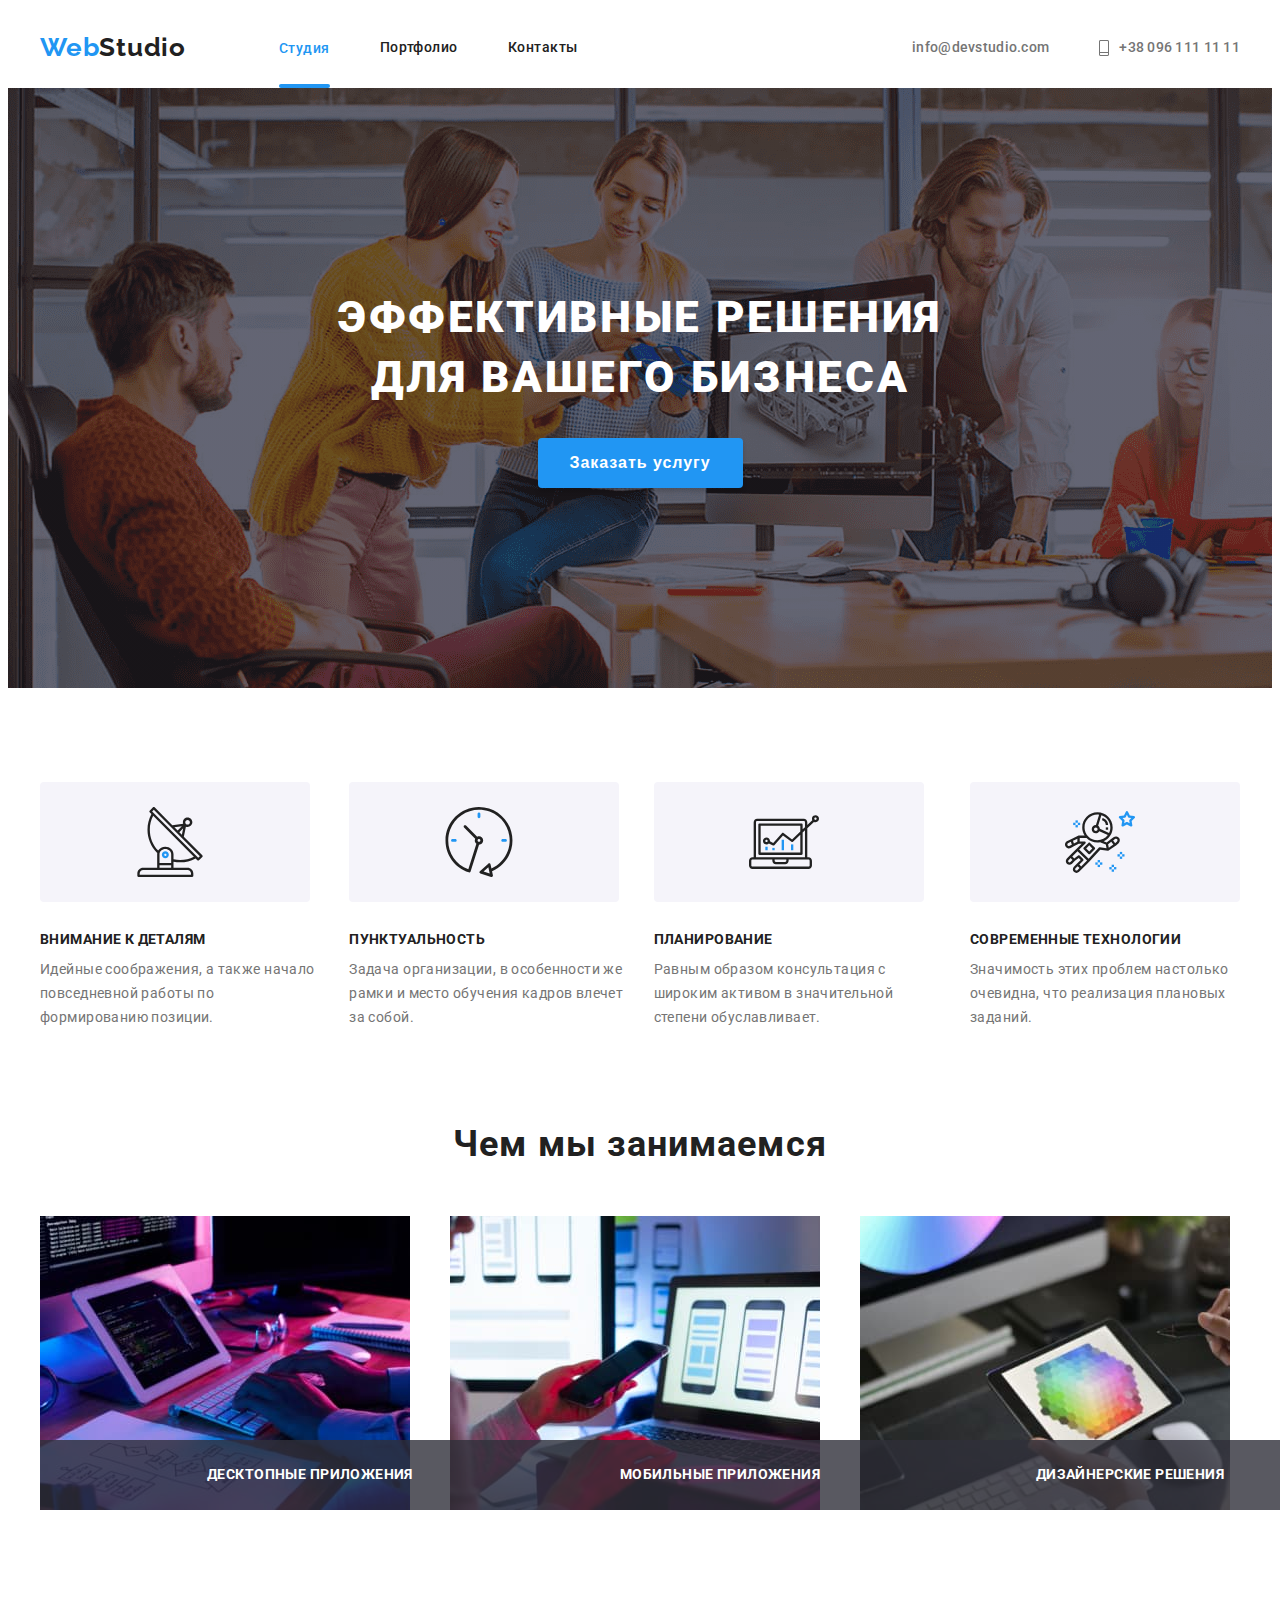
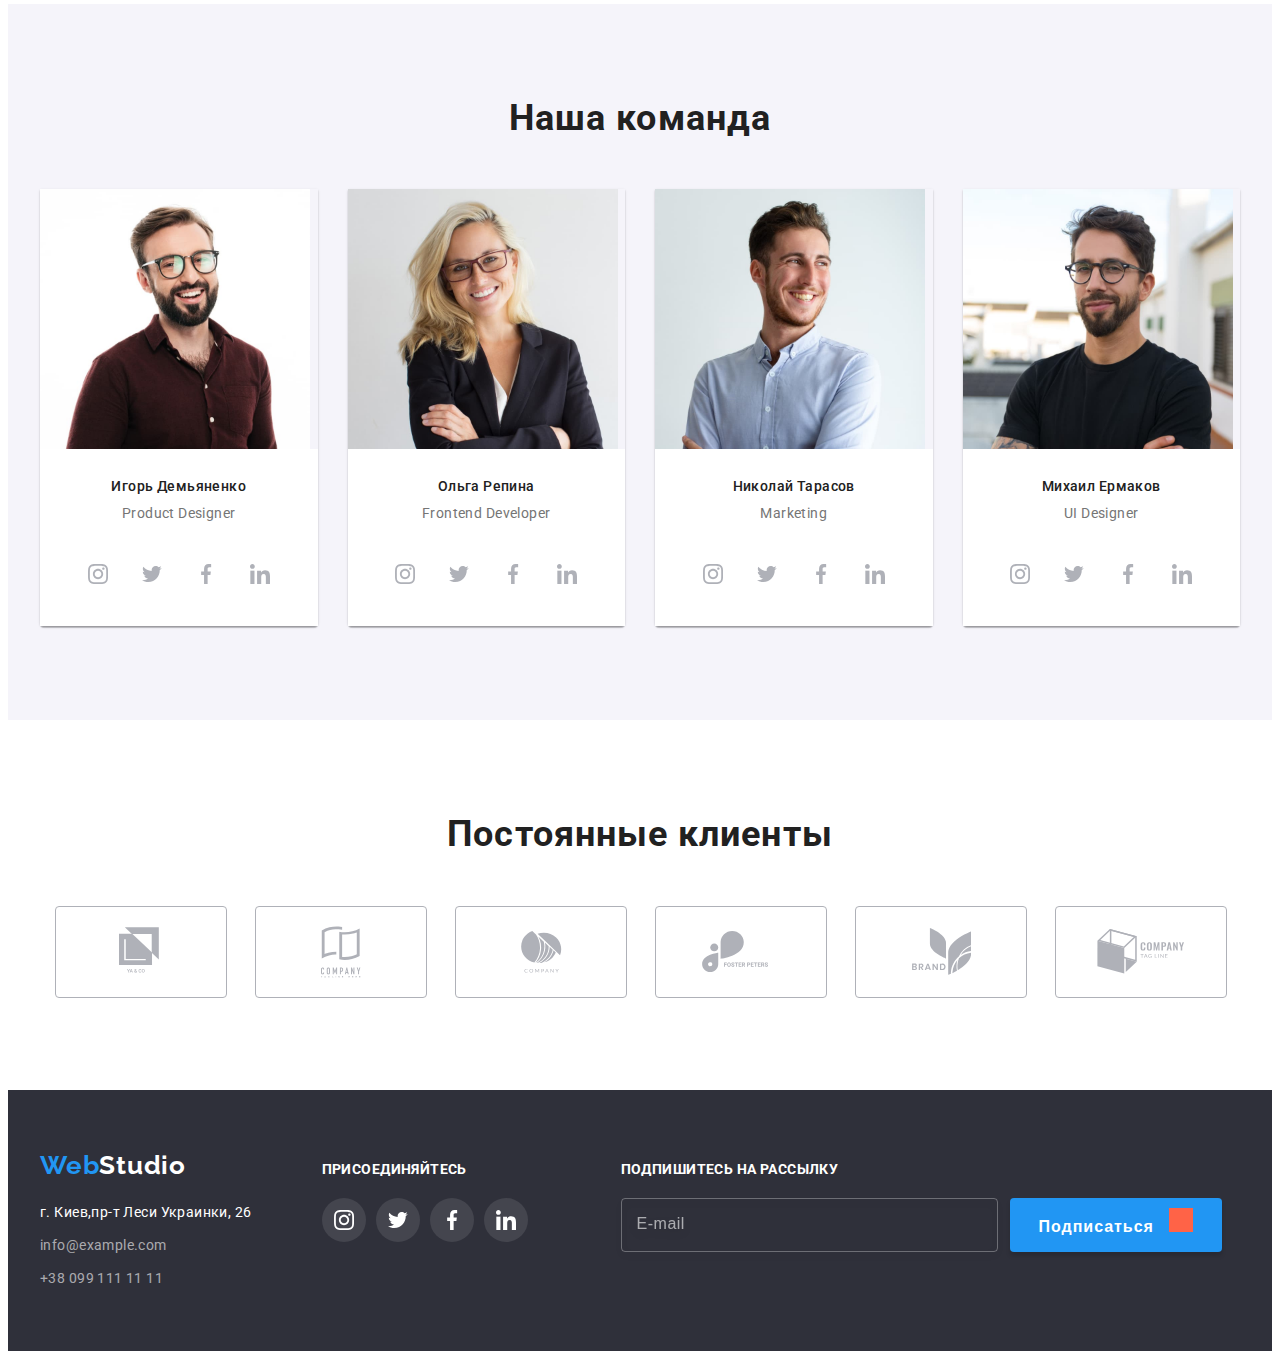
<file: index.html>
<!DOCTYPE html>
<html lang="ru">
<head>
    <meta charset="UTF-8">
    <meta name="viewport" content="width=device-width, initial-scale=1.0">
    <title>goit-markup-hw-06</title>
    <link rel="stylesheet" href="https://cdnjs.cloudflare.com/ajax/libs/modern-normalize/1.0.0/modern-normalize.min.css" integrity="sha512-ISS7cAi1PEhQ8jnbJpJZMd29NlhNj4AWYyLOSp2CE/CsHxTCu+r+t0D2yoJudVrd0/8fTVPUVDzY5Tvli75u/g==" crossorigin="anonymous" />
    <link rel="preconnect" href="https://fonts.gstatic.com">
    <link rel="preconnect" href="https://fonts.gstatic.com">
    <link href="https://fonts.googleapis.com/css2?family=Raleway:wght@700&family=Roboto:wght@400;500;700;900&display=swap" rel="stylesheet">
    <link rel="stylesheet" href="CSS/style.css">
</head>

<body>
    <header>
        <div class="container main-nav">
        <nav class="navigation">
            
            <a href="./index.html" class="link studio"><span class="web">Web</span>Studio</a>

            <ul class="site-nav">
                <li class="item"><a href="./index.html" class="active">Студия</a></li>
                <li class="item"><a href="./portfolio.html" class="nav"> Портфолио</a></li>
                <li class="item"><a href="" class="nav"> Контакты</a></li>
            </ul>

        </nav>

        <ul class="auth-nav">
            <li class="item">
                <a href="mailto:info@devstudio.com" class="info">
                <svg class="icon" width="16" height="12">
                    <use href="./Images/SVG-img/sprite.svg#icon-envelope"></use>
                    </svg>
                    info@devstudio.com
            </a>
        </li>
            <li class="item">
                <a href="tel:+380991111111" class="info">
                    <svg class="icon" width="10" height="16">
                        <use href="./Images/SVG-img/sprite.svg#icon-tel"></use>
                    </svg>
                        +38 096 111 11 11
                    </a>
                </li>
        </ul>
    </div>
    </header>

    <main>
                                                    <!-- HERO -->
    <section class="hero">
        <div class="container">

        <h1 class="title">Эффективные решения<br> для вашего бизнеса</h1>

        <button data-modal-open type="button" class="button">Заказать услугу</button>
       
        <div data-modal class="backdrop is-hidden">
          <div class="modal">

                <button data-modal-close type="button" class="button-close">
                    <svg class="icon-close" width="11" height="11">
                        <use href="./Images/SVG-img/sprite.svg#icon-close-modal"></use>
                    </svg>
                </button>

                <form autocomplete="off">
                    <b class="form-title">Оставьте свои данные, мы вам перезвоним</b>
                    <div class="form-fields">
                        <label for="user-name">Имя</label>
                        <input  class="form-input" type="text" name="user-name" id="user-name" required minlength="2">
                        <svg class="icon-form-modal" width="18" height="18">
                            <use href="./Images/SVG-img/sprite.svg#icon-person-black"></use>
                        </svg>
                    </div>

                    <div class="form-fields">
                        <label for="tel">Телефон</label>
                        <input class="form-input" type="tel" name="user-telephone" id="tel" required>
                        <svg class="icon-form-modal" width="18" height="18">
                            <use href="./Images/SVG-img/sprite.svg#icon-telephone-form"></use>
                        </svg>
                    </div>

                    <div class="form-fields">
                        <label for="email">Почта</label>
                        <input class="form-input" type="email" name="user-email" id="email">
                        <svg class="icon-form-modal" width="18" height="18">
                            <use href="./Images/SVG-img/sprite.svg#icon-mail-form"></use>
                        </svg>
                    </div>
                    
                    <div class="form-fields">
                        <label for="coment">Комментарий</label>
                        <textarea name="user-messages" id="coment"  placeholder="Введите текст"></textarea>
                    </div>

                    <div class="form-policy">
                        <input class="modal-form-term visually-hidden" type="checkbox" name="user-accept" id="user-term" value="">
                        <label  class="modal-form-check-desc" for="user-term">Соглашаюсь с рассылкой и принимаю&nbsp;<a style="display: block; text-decoration: underline; color:  var(--accent-color);">Условия договора</a>
                        </label> 
                    </div>

                    <button type="submit" class="button">Отправить</button>

                </form>
         </div>
        </div>

        </div>
    </section>

                                                <!-- Список качеств -->
    <section class="section qulity">
        <div class="container">
            <ul class="feature-list">
            <li class="item">
                <div class="thumb">
                <svg class="icon" width="70" height="70">
                    <use href="./Images/SVG-img/sprite.svg#icon-antenna"></use>
                </svg>
            </div>
                <h3 class="title">Внимание к деталям</h3>
                <p class="text">Идейные соображения, а также начало повседневной работы по формированию позиции.</p>
        
            </li>
            <li class="item">
                <div class="thumb">
                    <svg class="icon" width="70" height="70">
                        <use href="./Images/SVG-img/sprite.svg#icon-clock"></use>
                    </svg>
                </div>
                <h3 class="title">Пунктуальность</h3>
                <p class="text">Задача организации, в особенности же рамки и место обучения кадров влечет за собой.</p>
            </li>
            <li class="item">
                <div class="thumb">
                    <svg class="icon" width="70" height="70">
                        <use href="./Images/SVG-img/sprite.svg#icon-diagram"></use>
                    </svg>
                </div>
                <h3 class="title">Планирование</h3>
                <p class="text">Равным образом консультация с широким активом в значительной степени обуславливает.</p>
            </li>
            <li class="item">
                <div class="thumb">
                    <svg class="icon" width="70" height="70">
                        <use href="./Images/SVG-img/sprite.svg#icon-astronaut"></use>
                    </svg>
                </div>
                <h3 class="title">Современные технологии</h3>
                <p class="text">Значимость этих проблем настолько очевидна, что реализация плановых заданий.</p>
             </li>
             
        </ul>
    </div>
    </section>

                                            <!-- Чем мы занимаемся -->

<section class="section">

    <div class="container">
        <h2 class="suptitle">Чем мы занимаемся</h2>
        <ul class="suptitle-list">
            <li class="item">
                <div class="thumb-work">
                    <img src="./Images/desktop.jpg" alt="desktop" width="370" height="294">
                    <h3 class="title">Десктопные приложения</h3>
                </div>
            </li>
            <li class="item">
                <div class="thumb-work">
                    <img src="./Images/telephone.jpg" alt="telephone" width="370" height="294">
                    <h3 class="title">Мобильные приложения</h3>
                </div>
            </li>
            <li class="item">
                <div class="thumb-work">
                    <img src="./Images/laptop.jpg" alt="laptop" width="370" height="294">
                    <h3 class="title">Дизайнерские решения</h3>
                </div>                
            </li>
        </ul>
    </div>
</section>

                                                <!-- Наша команда -->
    <section  class="team">
<div class="container">
    <h2 class="suptitle">Наша команда</h2>
    <ul class="team-list">
        <li class="item width-team">
            <img src="./Images/igor.jpg" alt="Игорь Демьяненко" width="270" height=260>
        <div class="container-team">
            <h3 class="title">Игорь Демьяненко</h3>
            <p lang="en" class="text">Product Designer</p>
            <ul class="team-social__list">
                <li class="team-social__items">
                    <a href="" class="team-social__link">
                        <svg class="team-social__icon" width="20" height="20">
                            <use href="./Images/SVG-img/sprite.svg#icon-instagram"></use>
                        </svg>
                    </a>
                </li>
                <li class="team-social__items">
                    <a href="" class="team-social__link">
                        <svg class="team-social__icon" width="20" height="20">
                            <use  href="./Images/SVG-img/sprite.svg#icon-twiter"></use>
                        </svg>
                    </a>
                </li>
                <li class="team-social__items">
                    <a href="" class="team-social__link">
                        <svg class="team-social__icon" width="20" height="20">
                            <use  href="./Images/SVG-img/sprite.svg#icon-facebook"></use>
                        </svg>
                    </a>
                </li>
                <li class="team-social__items">
                    <a href="" class="team-social__link">
                        <svg class="team-social__icon" width="20" height="20">
                            <use  href="./Images/SVG-img/sprite.svg#icon-linkedin"></use>
                        </svg>
                    </a>
                </li>
            </ul>
        </div>
        </li>
        <li class="item width-team">
            <img src="./Images/olga.jpg" alt="Ольга Репина" width="270" height=260>
        <div class="container-team">
            <h3 class="title">Ольга Репина</h3>
            <p lang="en" class="text">Frontend Developer</p>
            <ul class="team-social__list">
                <li class="team-social__items">
                    <a href="" class="team-social__link">
                        <svg class="team-social__icon" width="20" height="20">
                            <use href="./Images/SVG-img/sprite.svg#icon-instagram"></use>
                        </svg>
                    </a>
                </li>
                <li class="team-social__items">
                    <a href="" class="team-social__link">
                        <svg class="team-social__icon" width="20" height="20">
                            <use href="./Images/SVG-img/sprite.svg#icon-twiter"></use>
                        </svg>
                    </a>
                </li>
                <li class="team-social__items">
                    <a href="" class="team-social__link">
                        <svg class="team-social__icon" width="20" height="20">
                            <use href="./Images/SVG-img/sprite.svg#icon-facebook"></use>
                        </svg>
                    </a>
                </li>
                <li class="team-social__items">
                    <a href="" class="team-social__link">
                        <svg class="team-social__icon" width="20" height="20">
                            <use href="./Images/SVG-img/sprite.svg#icon-linkedin"></use>
                        </svg>
                    </a>
                </li>
            </ul>
        </div>
        </li>
        <li class="item width-team">
            <img src="./Images/nikolay.jpg" alt="Николай Тарасов" width="270" height=260>
        <div class="container-team">
            <h3 class="title">Николай Тарасов</h3>
            <p lang="en" class="text">Marketing</p>
            <ul class="team-social__list">
                <li class="team-social__items">
                    <a href="" class="team-social__link">
                        <svg class="team-social__icon" width="20" height="20">
                            <use href="./Images/SVG-img/sprite.svg#icon-instagram"></use>
                        </svg>
                    </a>
                </li>
                <li class="team-social__items">
                    <a href="" class="team-social__link">
                        <svg class="team-social__icon" width="20" height="20">
                            <use href="./Images/SVG-img/sprite.svg#icon-twiter"></use>
                        </svg>
                    </a>
                </li>
                <li class="team-social__items">
                    <a href="" class="team-social__link">
                        <svg class="team-social__icon" width="20" height="20">
                            <use href="./Images/SVG-img/sprite.svg#icon-facebook"></use>
                        </svg>
                    </a>
                </li>
                <li class="team-social__items">
                    <a href="" class="team-social__link">
                        <svg class="team-social__icon" width="20" height="20">
                            <use href="./Images/SVG-img/sprite.svg#icon-linkedin"></use>
                        </svg>
                    </a>
                </li>
            </ul>
        </div>
        </li>
        <li class="item width-team">
            <img src="./Images/mikhail.jpg" alt="Михаил Ермаков" width="270" height=260>
        <div class="container-team">
            <h3 class="title">Михаил Ермаков</h3>
            <p lang="en" class="text">UI Designer</p>
            <ul class="team-social__list">
                <li class="team-social__items">
                    <a href="" class="team-social__link">
                        <svg class="team-social__icon" width="20" height="20">
                            <use href="./Images/SVG-img/sprite.svg#icon-instagram"></use>
                        </svg>
                    </a>
                </li>
                <li class="team-social__items">
                    <a href="" class="team-social__link">
                        <svg class="team-social__icon" width="20" height="20">
                            <use href="./Images/SVG-img/sprite.svg#icon-twiter"></use>
                        </svg>
                    </a>
                </li>
                <li class="team-social__items">
                    <a href="" class="team-social__link">
                        <svg class="team-social__icon" width="20" height="20">
                            <use href="./Images/SVG-img/sprite.svg#icon-facebook"></use>
                        </svg>
                    </a>
                </li>
                <li class="team-social__items">
                    <a href="" class="team-social__link">
                        <svg class="team-social__icon" width="20" height="20">
                            <use href="./Images/SVG-img/sprite.svg#icon-linkedin"></use>
                        </svg>
                    </a>
                </li>
            </ul>
        </div>
        </li>
    </ul>
</div>
    </section>
                                                <!-- Clients -->
   <section class="section-clients">
       <div class="container">
        <h2 class="title">Постоянные клиенты</h2>

        <ul class="clients-list">
            <li class="clients-item clients-thumb">
                <a href="" class="clients-link">
                    <svg class="clients-list-icon" width="44" height="49">
                        <use href="./Images/SVG-img/sprite.svg#icon-yago"></use>
                    </svg>
                </a>
            </li>
            <li class="clients-item clients-thumb">
                <a href="" class="clients-link">
                    <svg class="clients-list-icon" width="40" height="52">
                        <use href="./Images/SVG-img/sprite.svg#icon-company"></use>
                    </svg>
                </a>
            </li>
            <li class="clients-item clients-thumb">
                <a href="" class="clients-link">
                    <svg class="clients-list-icon" width="41" height="42">
                        <use href="./Images/SVG-img/sprite.svg#icon-company2"></use>
                    </svg>
                </a>
            </li>
            <li class="clients-item clients-thumb">
                <a href="" class="clients-link">
                    <svg class="clients-list-icon" width="79" height="42">
                        <use href="./Images/SVG-img/sprite.svg#icon-foster-petrs"></use>
                    </svg>
                </a>
            </li>
            <li class="clients-item clients-thumb">
                <a href="" class="clients-link">
                    <svg class="clients-list-icon" width="59" height="47">
                        <use href="./Images/SVG-img/sprite.svg#icon-brand"></use>
                    </svg>
                </a>
            </li>
            <li class="clients-item clients-thumb">
                <a href="" class="clients-link">
                    <svg class="clients-list-icon" width="88" height="45">
                        <use href="./Images/SVG-img/sprite.svg#icon-tagline"></use>
                    </svg>
                </a>
            </li>
        </ul>
       </div>

   </section>

</main>
                                                <!-- FOOTER -->

<footer class="footer">
    <div class="container contain">
        
        <div class="contain-left">
        <div class="logo">
        <a href="./index.html" class="studio"><span class="web">Web</span>Studio</a>
        </div>

        <address class="add">
            <a href="https://goo.gl/maps/XajfWDtzmyo4P4pL7" target="blanck" rel="noopener nooreferrer" class="addres">г. Киев,пр-т Леси Украинки, 26</a>
            <a href="mailto:info@example.com" class="footer-info">info@example.com</a>
            <a href="tel:+380991111111" class="footer-info">+38 099 111 11 11</a>
        </address>
        </div>

        <div class="contain-right">
            <p class="title">присоединяйтесь</p>
            <ul class="social-list">
            <li class="social-list__item">
                <a href="" class="social-list__link">
                    <svg class="social-list-icon" width="20" height="20">
                        <use href="./Images/SVG-img/sprite.svg#icon-instagram"></use>
                    </svg>
                </a>
            </li>
            <li class="social-list__item">
                <a href="" class="social-list__link">
                    <svg class="social-list-icon" width="20" height="20">
                        <use href="./Images/SVG-img/sprite.svg#icon-twiter"></use>
                    </svg>
                </a>
            </li>
            <li class="social-list__item">
                <a href="" class="social-list__link">
                    <svg class="social-list-icon" width="20" height="20">
                        <use href="./Images/SVG-img/sprite.svg#icon-facebook"></use>
                    </svg>
                </a>
            </li>
            <li class="social-list__item">
                <a href="" class="social-list__link">
                    <svg class="social-list-icon" width="20" height="20">
                        <use href="./Images/SVG-img/sprite.svg#icon-linkedin"></use>
                    </svg>
                </a>
            </li>
            </ul>
        </div>

        <div class="email-input">
            <form class="footer-form">
                <p class="footer-form-title">Подпишитесь на рассылку</p>

            <div class="subscribe-down">
                <input type="text" name="subscribe" id="subscribe" placeholder="E-mail" required>
                <button type="submit" class="footer-button">Подписаться
                    <svg class="footer-icon" width="24" height="24">
                        <use href="./Images/SVG-img/sprite.svg#icon-telegram"></use>
                    </svg>
                </button>
            </div>
            </form>
        </div>
        
    </div>
</footer>
<!-- Открытие/закрытие модального окна -->
<script src="./JS/modal.js"></script>
</body>

</html>
</file>
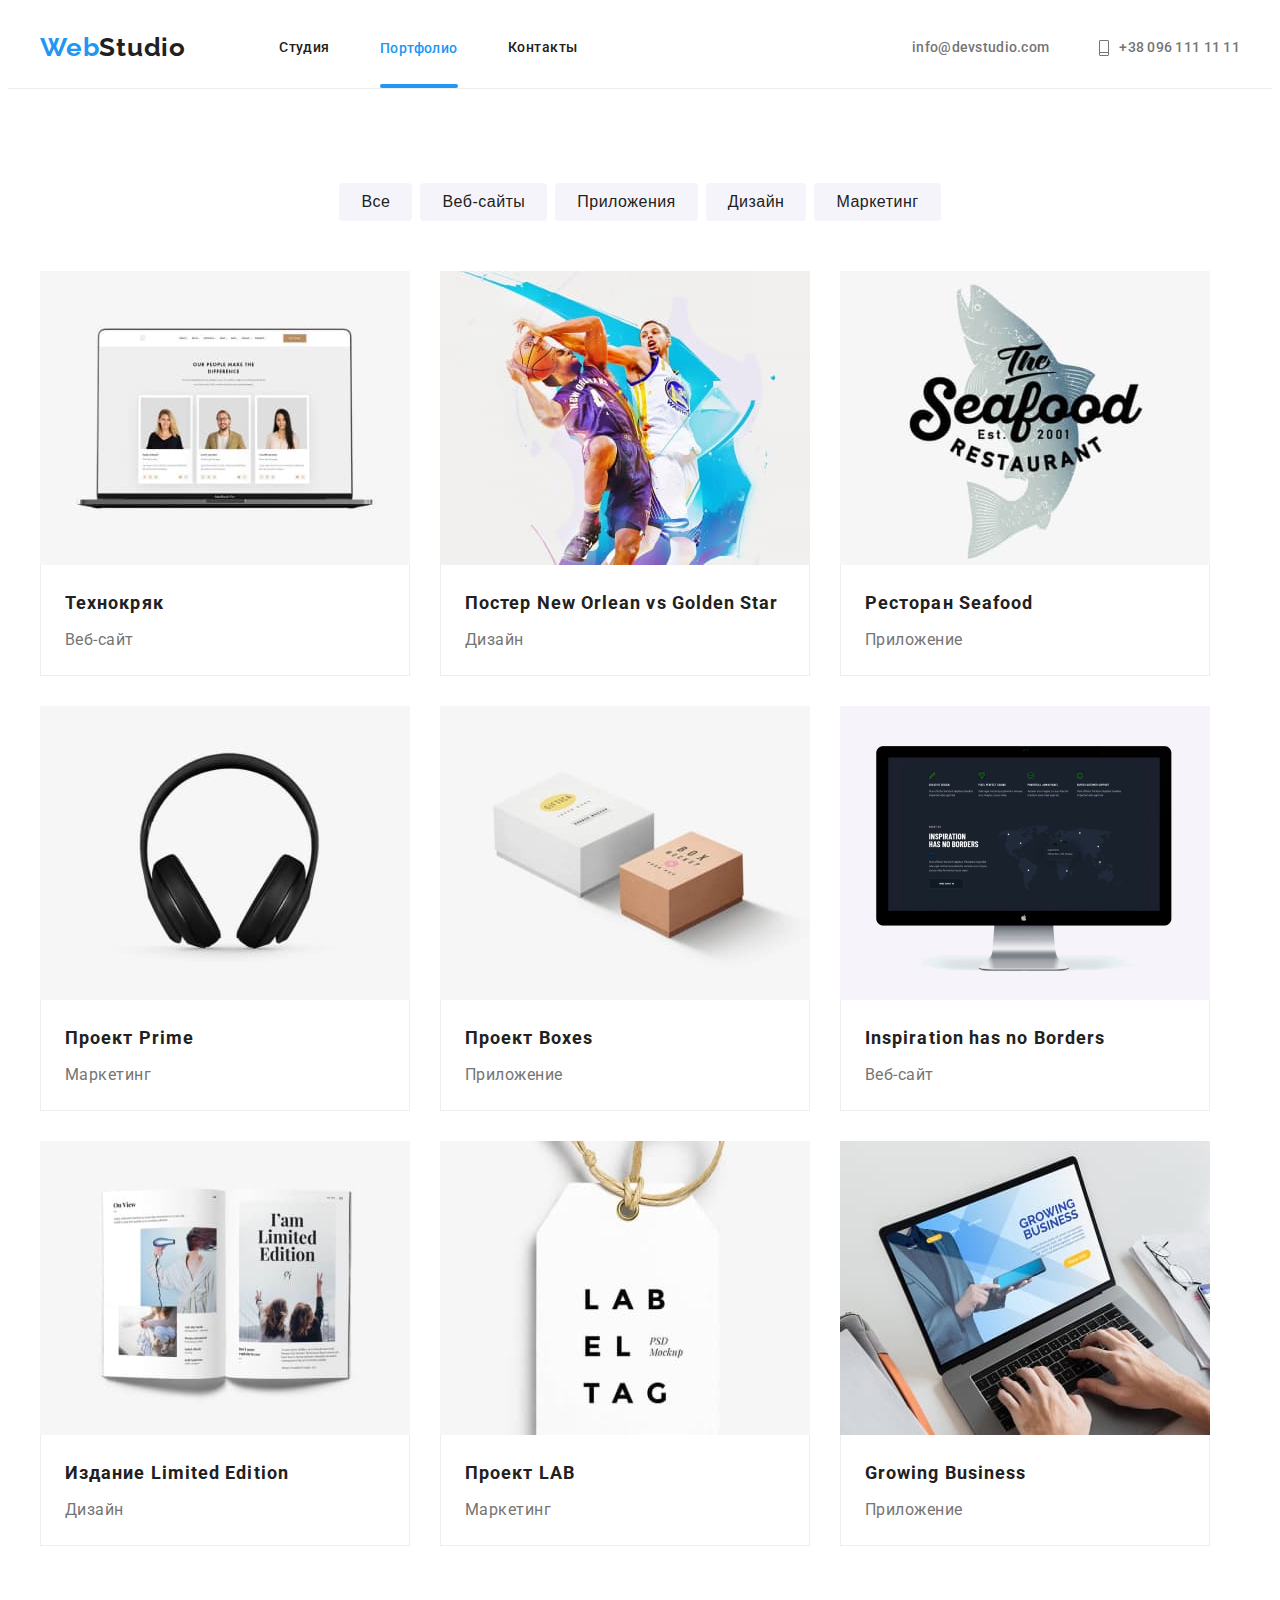
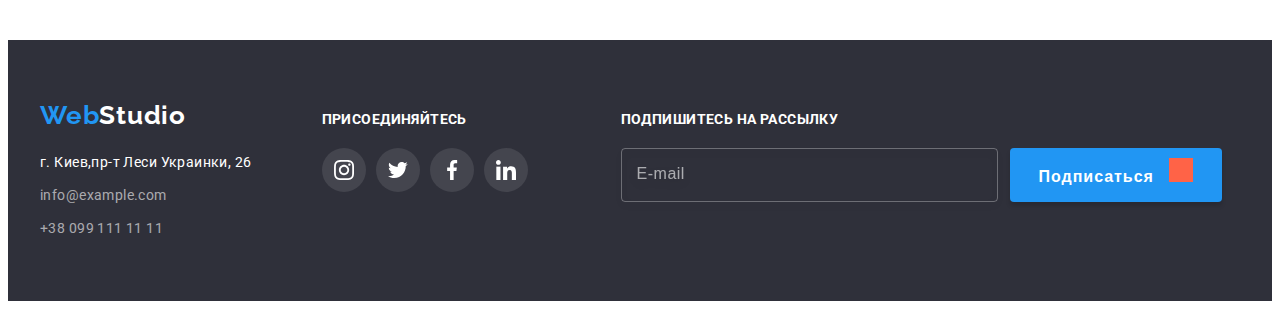
<file: portfolio.html>
<!DOCTYPE html>
<html lang="ru">
<head>
    <meta charset="UTF-8">
    <meta name="viewport" content="width=device-width, initial-scale=1.0">
    <title>goit-markup-hw-06</title>
    <link rel="stylesheet" href="https://cdnjs.cloudflare.com/ajax/libs/modern-normalize/1.0.0/modern-normalize.min.css" integrity="sha512-ISS7cAi1PEhQ8jnbJpJZMd29NlhNj4AWYyLOSp2CE/CsHxTCu+r+t0D2yoJudVrd0/8fTVPUVDzY5Tvli75u/g==" crossorigin="anonymous" />
    <link rel="preconnect" href="https://fonts.gstatic.com">
    <link rel="preconnect" href="https://fonts.gstatic.com">
    <link href="https://fonts.googleapis.com/css2?family=Raleway:wght@700&family=Roboto:wght@400;500;700;900&display=swap" rel="stylesheet">
    <link rel="stylesheet" href="CSS/style.css">
</head>

<body>
    <header class="header-portfolio">
        <div class="container main-nav">
            <nav class="navigation">
    
                <a href="./index.html" class="link studio"><span class="web">Web</span>Studio</a>
    
                <ul class="site-nav">
                    <li class="item"><a href="./index.html" class="nav">Студия</a></li>
                    <li class="item"><a href="./portfolio.html" class="active"> Портфолио</a></li>
                    <li class="item"><a href="" class="nav"> Контакты</a></li>
                </ul>
    
            </nav>
    
            <ul class="auth-nav">
                <li class="item">
                    <a href="mailto:info@devstudio.com" class="info">
                        <svg class="icon" width="16" height="12">
                            <use href="./Images/SVG-img/sprite.svg#icon-envelope"></use>
                        </svg>
                        info@devstudio.com
                    </a>
                </li>
                <li class="item">
                    <a href="tel:+380991111111" class="info">
                        <svg class="icon" width="10" height="16">
                            <use href="./Images/SVG-img/sprite.svg#icon-tel"></use>
                        </svg>
                        +38 096 111 11 11
                    </a>
                </li>
            </ul>
        </div>
    </header>

    <main>

<section class="portfolio">

    <div class="container">
        <h1 class="visually-hidden">Портфолио</h1>
        
        <ul class="buttons">
            <li class="item"><button type="button" class="btn">Все</button></li>
            <li class="item"><button type="button" class="btn">Веб-сайты</button></li>
            <li class="item"><button type="button" class="btn">Приложения</button></li>
            <li class="item"><button type="button" class="btn">Дизайн</button></li>
            <li class="item"><button type="button" class="btn">Маркетинг</button></li>
        </ul>
        
        <ul class="list">
            <li class="items">
                <a href="" class="portfolio-link">
                    <div class="img-overlay">
                    <img src="./Images/portfolio/img-portf.jpg" alt="фото ноутбука" width=370 height=294>
                        <p class="overlay">Технокряк это современная площадка распространения коронавируса. Компании используют эту платформу для цифрового
                        шпионажа и атак на защищённые сервера конкурентов.</p>
                    </div>
                    <div class="cont-border">
                        <h2 class="title">Технокряк</h2>
                        <p class="text">Веб-сайт</p>
                    </div>
                </a>
            </li>
            <li class="items">
                <a href="" class="portfolio-link">
                     <div class="img-overlay">
                    <img src="./Images/portfolio/basket.jpg" alt="баскетбол" width=370 height=294>
                    <p class="overlay">Технокряк это современная площадка распространения коронавируса. Компании используют эту платформу для цифрового
                        шпионажа и атак на защищённые сервера конкурентов.</p>
                        </div>
                    <div class="cont-border">
                        <h2 class="title">Постер New Orlean vs Golden Star</h2>
                        <p class="text">Дизайн</p>
                    </div>
                </a>
            </li>
        
            <li class="items">
                <a href="" class="portfolio-link">
                     <div class="img-overlay">
                    <img src="./Images/portfolio/seafood.jpg" alt="Ресторан Seafood" width=370 height=294>
                    <p class="overlay">Технокряк это современная площадка распространения коронавируса. Компании используют эту платформу для цифрового
                        шпионажа и атак на защищённые сервера конкурентов.</p>
                        </div>
                    <div class="cont-border">
                        <h2 class="title">Ресторан Seafood</h2>
                        <p class="text">Приложение</p>
                    </div>
                </a>
            </li>
        
            <li class="items">
                <a href="" class="portfolio-link">
                     <div class="img-overlay">
                    <img src="./Images/portfolio/headphone.jpg" alt="наушники" width=370 height=294>
                    <p class="overlay">Технокряк это современная площадка распространения коронавируса. Компании используют эту платформу для цифрового
                        шпионажа и атак на защищённые сервера конкурентов.</p>
                        </div>
                    <div class="cont-border">
                        <h2 class="title">Проект Prime</h2>
                        <p class="text">Маркетинг</p>
                    </div>
                </a>
            </li>
        
            <li class="items">
               <a href="" class="portfolio-link">
                    <div class="img-overlay">
                    <img src="./Images/portfolio/box.jpg" alt="коробки" width=370 height=294>
                    <p class="overlay">Технокряк это современная площадка распространения коронавируса. Компании используют эту платформу для цифрового
                        шпионажа и атак на защищённые сервера конкурентов.</p>
                        </div>
                    <div class="cont-border">
                        <h2 class="title">Проект Boxes</h2>
                        <p class="text">Приложение</p>
                    </div>
               </a>
            </li>
        
            <li class="items">
               <a href="" class="portfolio-link">
                    <div class="img-overlay">
                    <img src="./Images/portfolio/appdesktop.jpg" alt="монитор" width=370 height=294>
                    <p class="overlay">Технокряк это современная площадка распространения коронавируса. Компании используют эту платформу для цифрового
                        шпионажа и атак на защищённые сервера конкурентов.</p>
                        </div>
                    <div class="cont-border">
                        <h2 class="title">Inspiration has no Borders</h2>
                        <p class="text">Веб-сайт</p>
                    </div>
               </a>
            </li>
        
            <li class="items">
                <a href="" class="portfolio-link">
                     <div class="img-overlay">
                    <img src="./Images/portfolio/book.jpg" alt="книга" width=370 height=294>
                    <p class="overlay">Технокряк это современная площадка распространения коронавируса. Компании используют эту платформу для цифрового
                        шпионажа и атак на защищённые сервера конкурентов.</p>
                        </div>
                    <div class="cont-border">
                        <h2 class="title">Издание Limited Edition</h2>
                        <p class="text">Дизайн</p>
                    </div>
                </a>
            </li>
        
            <li class="items">
                <a href="" class="portfolio-link">
                     <div class="img-overlay">
                    <img src="./Images/portfolio/labeltag.jpg" alt="лейбл" width=370 height=294>
                    <p class="overlay">Технокряк это современная площадка распространения коронавируса. Компании используют эту платформу для цифрового
                        шпионажа и атак на защищённые сервера конкурентов.</p>
                        </div>
                    <div class="cont-border">
                        <h2 class="title">Проект LAB</h2>
                        <p class="text">Маркетинг</p>
                    </div>
                </a>
            </li>
        
            <li class="items">
                <a href="" class="portfolio-link">
                     <div class="img-overlay">
                    <img src="./Images/portfolio/laptop.jpg" alt="ноутбук" width=370 height=294>
                    <p class="overlay">Технокряк это современная площадка распространения коронавируса. Компании используют эту платформу для цифрового
                        шпионажа и атак на защищённые сервера конкурентов.</p>
                        </div>
                    <div class="cont-border">
                        <h2 class="title">Growing Business</h2>
                        <p class="text">Приложение</p>
                    </div>
                </a>
            </li>
        </ul>
    </div>
</section>
</main>

<footer class="footer">
    <div class="container contain">

        <div class="contain-left">
            <div class="logo">
                <a href="./index.html" class="studio"><span class="web">Web</span>Studio</a>
            </div>

            <address class="add">
                <a href="https://goo.gl/maps/XajfWDtzmyo4P4pL7" target="blanck" rel="noopener nooreferrer"
                    class="addres">г. Киев,пр-т Леси Украинки, 26</a>
                <a href="mailto:info@example.com" class="footer-info">info@example.com</a>
                <a href="tel:+380991111111" class="footer-info">+38 099 111 11 11</a>
            </address>
        </div>

        <div class="contain-right">
            <p class="title">присоединяйтесь</p>
            <ul class="social-list">
                <li class="social-list__item">
                    <a href="" class="social-list__link">
                        <svg class="social-list-icon" width="20" height="20">
                            <use href="./Images/SVG-img/sprite.svg#icon-instagram"></use>
                        </svg>
                    </a>
                </li>
                <li class="social-list__item">
                    <a href="" class="social-list__link">
                        <svg class="social-list-icon" width="20" height="20">
                            <use href="./Images/SVG-img/sprite.svg#icon-twiter"></use>
                        </svg>
                    </a>
                </li>
                <li class="social-list__item">
                    <a href="" class="social-list__link">
                        <svg class="social-list-icon" width="20" height="20">
                            <use href="./Images/SVG-img/sprite.svg#icon-facebook"></use>
                        </svg>
                    </a>
                </li>
                <li class="social-list__item">
                    <a href="" class="social-list__link">
                        <svg class="social-list-icon" width="20" height="20">
                            <use href="./Images/SVG-img/sprite.svg#icon-linkedin"></use>
                        </svg>
                    </a>
                </li>
            </ul>
        </div>

        <div class="email-input">
            <form class="footer-form">
                <p class="footer-form-title">Подпишитесь на рассылку</p>
        
                <div class="subscribe-down">
                    <input type="text" name="subscribe" id="subscribe" placeholder="E-mail" required>
                    <button type="submit" class="footer-button">Подписаться
                        <svg class="footer-icon" width="24" height="24">
                            <use href="./Images/SVG-img/sprite.svg#icon-telegram"></use>
                        </svg>
                    </button>
                </div>
            </form>
        </div>

    </div>
</footer>

</body>

</html>
</file>
<file: CSS/style.css>
/* Цвета текста (все цвета на стр)
text-color
color: #212121;
color: #2196F3;
color: #757575;
color: #FFFFFF;
color: rgba(255, 255, 255, 0.6);
*/

/* Background
background: #2F303A;
 */

:root {
  --praimary-text-color: #212121;
  --title-text-color: #757575;
  --accent-color: #2196f3;
  --white-color: #ffffff;
  --back-color: #2f303a;
  --backgroundcolor-team: #f5f4fa;
}

body {
  color: var(--praimary-text-color);
  background-color: var(--white-color);
  font-family: Roboto, sans-serif;
  letter-spacing: 0.03em;
}

h1,
h2,
h3,
h4,
h5,
h6,
p {
  margin: 0;
  padding: 0;
}

ul {
  list-style-type: none;
  margin: 0;
  padding: 0;
}

a {
  text-decoration: none;
  color: inherit;
}

img {
  display: block;
  /* max-width: 100%;
  height: auto; */
}

.active {
  display: inline-flex;
  flex-direction: column;
  justify-content: center;
  align-items: center;
  font-weight: 500;
  font-size: 14px;
  line-height: 1.2;
  letter-spacing: 0.03em;

  padding-top: 20px;
  padding-bottom: 20px;

  color: var(--accent-color);
  transition: var(--accent-color) 250ms cubic-bezier(0.4, 0, 0.2, 1);
}

.active::after {
  position: absolute;
  content: "";
  width: 100%;
  height: 4px;
  left: 0;
  /* bottom:-12px; */
  transform: translateY(38px);

  background: var(--accent-color);
  border-radius: 2px;
}

.active:hover,
.active:focus {
  color: var(--praimary-text-color);
}

.nav {
  display: flex;
}

.container {
  width: 1200px;
  padding-left: 15px;
  padding-right: 15px;
  margin: 0 auto;

  /* outline: 1px solid red; */
}

.section {
  padding-bottom: 94px;
}

/* HEADER*/
.main-nav {
  display: flex;
  align-items: center;
}

.web {
  font-family: "Raleway", sans-serif;
  font-weight: 700;
  font-size: 26px;
  line-height: 1.2;
  letter-spacing: 0.03em;

  color: var(--accent-color);
}

.studio {
  font-family: "Raleway", sans-serif;
  font-weight: 700;
  font-size: 26px;
  line-height: 1.2;
  letter-spacing: 0.03em;

  color: var(--praimary-text-color);
}

/* site-nav */
.site-nav {
  display: flex;
  margin-left: 93px;
}

.site-nav .item {
  position: relative;
}

.site-nav .item + .item {
  margin-left: 50px;
}

/* auth-nav */
.auth-nav {
  display: flex;
  margin-left: auto;
  padding-top: 32px;
  padding-bottom: 32px;
}

.auth-nav .item + .item {
  margin-left: 50px;
}

.auth-nav .info {
  display: flex;
  align-items: center;
}

.icon {
  margin-right: 10px;
  fill: var(--title-text-color);
  transition: fill 250ms cubic-bezier(0.4, 0, 0.2, 1);
}

/* .auth-nav .mail::before {
  content: "";
  width: 16px;
  height: 12px;
  margin-right: 10px;
  background-color: red;
  background-image: url(../Images/SVG-img/envelope.png);
  background-size: contain;
  background-repeat: no-repeat;
}

.auth-nav .tel::before {
  content: "";
  width: 10px;
  height: 16px;
  margin-right: 10px;
  background-color: red;
  background-image: url(../Images/SVG-img/Vector.png);
  background-size: contain;
  background-repeat: no-repeat;
} */

/*  navigation */

.navigation {
  display: flex;
  align-items: center;
}

.nav {
  color: var(--praimary-text-color);

  font-weight: 500;
  font-size: 14px;
  line-height: 1.1;

  padding-top: 20px;
  padding-bottom: 20px;

  transition: color 250ms cubic-bezier(0.4, 0, 0.2, 1);
}

.nav:hover,
.nav:focus {
  color: var(--accent-color);
}

.info {
  font-weight: 500;
  font-size: 14px;
  line-height: 1.14;
  letter-spacing: 0.02em;

  color: var(--title-text-color);
  transition: color 250ms cubic-bezier(0.4, 0, 0.2, 1);
}

.info:hover,
.info:focus {
  color: var(--accent-color);
}

.info:hover .icon,
.info:focus .icon {
  fill: var(--accent-color);
}

.text {
  margin: 0;
  font-weight: 400;
  font-size: 14px;
  line-height: 1.2;
  letter-spacing: 0.03em;

  color: var(--title-text-color);
}

/*HERO*/

/* MODAL start */
.backdrop {
  position: fixed;
  top: 0;
  left: 0;
  width: 100vw;
  height: 100vh;
  background: rgba(0, 0, 0, 0.2);

  transition: all 250ms cubic-bezier(0.4, 0, 0.2, 1);
  z-index: 10;
}

.backdrop.is-hidden {
  opacity: 0;
  pointer-events: none;
}

.modal {
  position: absolute;
  top: 50%;
  left: 50%;
  transform: translate(-50%, -50%);

  width: 528px;
  height: 581px;

  background: #ffffff;
  box-shadow: 0px 1px 3px rgba(0, 0, 0, 0.12), 0px 1px 1px rgba(0, 0, 0, 0.14),
    0px 2px 1px rgba(0, 0, 0, 0.2);
  border-radius: 4px;
}

.button-close {
  position: absolute;
  top: 0;
  right: 0;
  margin-top: 8px;
  margin-right: 8px;

  display: inline-block;
  cursor: pointer;
  width: 30px;
  height: 30px;
  border-radius: 50%;
  outline: none;

  background: #ffffff;
  border: 1px solid rgba(0, 0, 0, 0.1);

  transition: fill 250ms cubic-bezier(0.4, 0, 0.2, 1);
}

.button-close:hover {
  fill: var(--accent-color);
}

.icon-close {
  position: absolute;
  top: 0;
  right: 0;
  margin-top: 8px;
  margin-right: 8px;
}

/* ======FORM======= */
form {
  padding: 40px;
}

.form-title {
  margin-bottom: 12px;

  font-weight: 700;
  font-size: 20px;
  line-height: 1.15;
  text-align: center;
  letter-spacing: 0.03em;

  color: var(--praimary-text-color);
}

.form-fields {
  position: relative;
  display: flex;
  flex-direction: column;
  text-align: left;
  margin-bottom: 10px;
}

.form-fields input {
  margin-top: 4px;
  padding-left: 42px;
  height: 40px;

  color: var(--title-text-color);
  border: 1px solid rgba(33, 33, 33, 0.2);
  box-sizing: border-box;
  border-radius: 4px;
  outline: none;

  transition: border 250ms cubic-bezier(0.4, 0, 0.2, 1);
}

.form-fields input:hover,
.form-fields input:focus {
  border: 1px solid var(--accent-color);
  box-sizing: border-box;
  border-radius: 4px;
}

textarea {
  width: 100%;
  height: 120px;
  margin-top: 4px;
  margin-bottom: 20px;
  padding: 12px 16px;
  resize: none;
  font-weight: 400;
  font-size: 12px;
  line-height: 1.16;
  letter-spacing: 0.01em;

  color: rgba(117, 117, 117, 0.5);
  border: 1px solid rgba(33, 33, 33, 0.2);
  box-sizing: border-box;
  border-radius: 4px;
  outline: none;

  transition: border 250ms cubic-bezier(0.4, 0, 0.2, 1);
}

textarea:hover,
textarea:focus {
  border: 1px solid var(--accent-color);
}

.form-policy {
  display: flex;
  justify-content: center;
  align-items: center;
}

.form-fields label {
  font-weight: 400;
  font-size: 12px;
  line-height: 1.16;
  letter-spacing: 0.01em;

  color: var(--title-text-color);
}

.form-policy label {
  font-weight: 400;
  font-size: 14px;
  line-height: 1.71;
  letter-spacing: 0.01em;

  color: var(--title-text-color);
}

form .button {
  margin-top: 30px;
  padding: 10px 55px;

  font-weight: 700;
  font-size: 16px;
  line-height: 1.87;

  letter-spacing: 0.06em;
}

.icon-form-modal {
  position: absolute;
  display: inline-block;
  top: 50%;
  left: 12px;

  transition: fill 250ms cubic-bezier(0.4, 0, 0.2, 1);
}
.form-input:hover + .icon-form-modal,
.form-input:focus + .icon-form-modal {
  fill: var(--accent-color);
}
/* ======FORM-end======= */

/* MODAL close */

.hero {
  text-align: center;
  max-width: 1600px;
  margin: 0 auto;
  padding-top: 200px;
  padding-bottom: 200px;

  background-image: linear-gradient(
      rgba(47, 48, 58, 0.4),
      rgba(47, 48, 58, 0.4)
    ),
    url(../Images/hero-bgc-min.png);
  background-repeat: no-repeat;
  background-size: cover;
  background-color: var(--back-color);
}

.hero .title {
  margin-bottom: 30px;
  font-weight: 900;
  font-size: 44px;
  line-height: 1.36;
  letter-spacing: 0.06em;
  text-transform: uppercase;

  color: var(--white-color);
}

.button {
  display: inline-block;
  text-align: center;
  padding: 10px 32px;
  border-radius: 4px;

  font-weight: 700;
  font-size: 16px;
  line-height: 1.9;
  letter-spacing: 0.06em;
  cursor: pointer;
  border: none;

  color: var(--white-color);
  background-color: var(--accent-color);
  box-shadow: 0px 4px 4px rgba(0, 0, 0, 0.15);

  transition: background-color 250ms cubic-bezier(0.4, 0, 0.2, 1);
}

.button:hover,
.button:focus {
  background-color: #188ce8;
}

/* Список качеств */

.qulity {
  padding-top: 94px;
}

.feature-list {
  display: flex;
}

.feature-list .item {
  width: calc((100%-90px) / 4);
  margin-right: 30px;
  margin-left: 0;
}

.thumb {
  display: flex;
  justify-content: center;
  align-items: center;
  width: 270px;
  height: 120px;
  margin-bottom: 30px;
  background-color: #f5f4fa;
  border-radius: 4px;
}

.feature-list .item:last-child {
  margin-right: 0;
}

.section .title {
  margin: 0;
  margin-bottom: 10px;

  font-weight: 700;
  font-size: 14px;
  line-height: 1.14;
  letter-spacing: 0.03em;
  text-transform: uppercase;
}
.feature-list .text {
  font-weight: 400;
  font-size: 14px;
  line-height: 1.71;
  letter-spacing: 0.03em;
}

/* Чем мы занимаемся */

.suptitle-list {
  display: flex;
  flex-wrap: wrap;
  margin-left: -30px;
  margin-top: -30px;
}

.suptitle-list .item {
  flex-basis: calc(100% / 3 - 30px);
  margin-left: 30px;
  margin-top: 30px;
}

.thumb-work {
  position: relative;
  top: 0;
  left: 0;
  width: 100%;
  height: 100%;
}

.thumb-work .title {
  position: absolute;

  font-weight: 700;
  font-size: 14px;
  width: 100%;
  padding: 27px 80px;
  margin-bottom: 0;
  bottom: 0;
  left: 0%;

  line-height: 1.14;
  text-align: center;
  letter-spacing: 0.03em;
  text-transform: uppercase;

  color: var(--white-color);
  background: rgba(47, 48, 58, 0.8);
}

/* Наша команда*/
.team-list {
  display: flex;
  flex-wrap: wrap;
  margin-left: -30px;
  margin-top: -30px;
}

.team-list .item {
  flex-basis: calc(100% / 4 - 30px);
  margin-left: 30px;
  margin-top: 30px;
}

.team {
  background-color: var(--backgroundcolor-team);
  padding-top: 94px;
  padding-bottom: 94px;
}

.team .title {
  margin-bottom: 10px;

  font-weight: 500;
  font-size: 14px;
  line-height: 1.14;
  letter-spacing: 0.03em;
}

.container-team {
  padding: 30px;
  text-align: center;

  background-color: var(--white-color);
}

.container-team .text {
  margin-bottom: 30px;
}

.suptitle {
  margin-top: 0;
  margin-bottom: 50px;

  font-weight: 700;
  font-size: 36px;
  line-height: 1.16;
  text-align: center;
  letter-spacing: 0.03em;
}

.width-team {
  box-shadow: 0px 1px 3px rgba(0, 0, 0, 0.12), 0px 1px 1px rgba(0, 0, 0, 0.14),
    0px 2px 1px rgba(0, 0, 0, 0.2);
  border-radius: 0px 0px 4px 4px;
}

.team-social__list {
  display: flex;
  justify-content: center;
  text-align: center;
}

.team-social__items {
  width: 44px;
  height: 44px;
  border-radius: 50%;
  margin-right: 10px;
}
.team-social__items:last-child {
  margin-right: 0px;
}

.team-social__link {
  display: flex;
  justify-content: center;
  align-items: center;
  width: 100%;
  height: 100%;
  border-radius: 50%;
  fill: #afb1b8;
  transition: fill 250ms cubic-bezier(0.4, 0, 0.2, 1),
    background-color 250ms cubic-bezier(0.4, 0, 0.2, 1);
}

.team-social__link:hover,
.team-social__link:focus {
  width: 100%;
  height: 100%;
  border-radius: 50%;
  background-color: var(--accent-color);
  fill: var(--white-color);
}

/* CLients */
.section-clients {
  padding-top: 94px;
  padding-bottom: 94px;
}
.section-clients .title {
  text-align: center;
  margin-bottom: 50px;
  font-weight: 700;
  font-size: 36px;
  line-height: 1.16;
  letter-spacing: 0.03em;

  color: var(--praimary-text-color);
}

.clients-list {
  display: flex;
  justify-content: center;
  text-align: center;
  margin-right: -30px;
}

.clients-item {
  flex-basis: calc(100% / 6 - 30);
  margin-right: 30px;
}
.section-clients .item:last-child {
  margin-right: 0;
}

.clients-thumb {
  width: 170px;
  height: 90px;
  box-sizing: border-box;
}

.clients-link {
  display: flex;
  justify-content: center;
  align-items: center;
  border: 1px solid #afb1b8;
  border-radius: 4px;
  width: 100%;
  height: 100%;

  fill: #afb1b8;
  transition: fill 250ms cubic-bezier(0.4, 0, 0.2, 1),
    border 250ms cubic-bezier(0.4, 0, 0.2, 1);
}

.clients-link:hover,
.clients-link:focus {
  border: 1px solid var(--accent-color);
  fill: var(--accent-color);
}

/* FOOTER */
.footer {
  padding-top: 60px;
  padding-bottom: 60px;

  background-color: var(--back-color);
}

.footer .studio {
  display: inline-block;
  color: var(--white-color);

  font-family: "Raleway", sans-serif;
  font-weight: 700;
  font-size: 26px;
  line-height: 1.2;
  letter-spacing: 0.03em;
}

.addres {
  color: var(--white-color);

  font-style: normal;
  font-weight: 400;
  font-size: 14px;
  line-height: 1.71;
  letter-spacing: 0.03em;
}

.footer-info {
  font-style: normal;
  font-weight: 400;
  font-size: 14px;
  line-height: 1.71;
  letter-spacing: 0.03em;

  color: rgba(255, 255, 255, 0.6);
}

.logo {
  margin-bottom: 20px;
}

.add {
  display: flex;
  flex-direction: column;
}

.add a + a {
  margin-top: 9px;
}

.contain {
  display: flex;
  align-items: baseline;
}

.contain-left {
  margin-right: 70px;
}

.contain-right {
  display: flex;
  flex-direction: column;
  width: 206px;
  height: 80px;
}

.contain-right .title {
  text-align: left;

  font-weight: 700;
  font-size: 14px;
  line-height: 1.14;
  letter-spacing: 0.03em;
  text-transform: uppercase;

  color: var(--white-color);
}

.contain-right .social-list {
  display: flex;
  justify-content: center;
  text-align: center;
  margin-top: 20px;
}

.social-list__item {
  margin-right: 10px;
}

.social-list__item:last-child {
  margin-right: 0;
}

.social-list__link {
  display: flex;
  justify-content: center;
  text-align: center;
  width: 44px;
  height: 44px;
  border-radius: 50%;
  background: rgba(255, 255, 255, 0.1);

  transition: background-color 250ms cubic-bezier(0.4, 0, 0.2, 1);
}

.social-list__link:hover,
.social-list__link:focus {
  background: var(--accent-color);
}

.social-list-icon {
  fill: var(--white-color);
  height: 100%;
}

/* =====FORM====== */
.footer-form-title {
  text-align: left;
  margin-left: 93px;
  margin-bottom: 20px;
  font-weight: 700;
  font-size: 14px;
  line-height: 1.14;
  letter-spacing: 0.03em;
  text-transform: uppercase;

  color: var(--white-color);
}

.footer-form {
  display: flex;
  flex-direction: column;
  padding: 0;
}

.footer-form input {
  padding-left: 15px;
  width: 358px;
  height: 50px;
  border: 1px solid rgba(255, 255, 255, 0.3);
  filter: drop-shadow(0px 4px 4px rgba(0, 0, 0, 0.15));
  border-radius: 4px;
  outline: none;

  background-color: transparent;
  color: var(--white-color);
}

.footer-form input::placeholder {
  font-weight: 400;
  font-size: 16px;
  line-height: 1.25;
  letter-spacing: 0.03em;

  color: rgba(255, 255, 255, 0.6);
}

.subscribe-down {
  display: flex;
  justify-content: center;
  align-items: center;
  margin-left: 93px;
}

.footer-button {
  display: inline-block;
  text-align: center;
  align-items: center;
  padding: 10px 29px;
  margin-left: 12px;
  border-radius: 4px;

  font-weight: 700;
  font-size: 16px;
  line-height: 1.9;
  letter-spacing: 0.06em;
  cursor: pointer;
  border: none;

  color: var(--white-color);
  background-color: var(--accent-color);
  box-shadow: 0px 4px 4px rgba(0, 0, 0, 0.15);

  transition: background-color 250ms cubic-bezier(0.4, 0, 0.2, 1);
}

.footer-button:hover,
.footer-button:focus {
  background-color: #188ce8;
}

/* =====FORM-end====== */
.footer-icon {
  text-align: center;
  align-items: center;
  background-color: tomato;
  fill: var(--white-color);
  margin-left: 10px;
}
/* Портфолио */

.header-portfolio {
  border-bottom: 1px solid #ececec;
}

.portfolio {
  padding-top: 94px;
  padding-bottom: 94px;
}

.portfolio .title {
  margin-bottom: 4px;

  font-weight: 700;
  font-size: 18px;
  line-height: 2;
  letter-spacing: 0.06em;
}

.portfolio .text {
  font-weight: 400;
  font-size: 16px;
  line-height: 1.87;
  letter-spacing: 0.03em;
}

.buttons {
  display: flex;
  justify-content: center;
  align-items: center;
  margin-bottom: 50px;
}

.buttons .item + .item {
  margin-left: 8px;
}

.btn {
  padding: 6px 22px;
  font-weight: 500;
  font-size: 16px;
  line-height: 1.62;
  letter-spacing: 0.03em;

  cursor: pointer;
  text-align: center;
  border-radius: 4px;
  border: none;

  color: var(--praimary-text-color);
  background-color: var(--backgroundcolor-team);

  transition: color 250ms cubic-bezier(0.4, 0, 0.2, 1),
    background-color 250ms cubic-bezier(0.4, 0, 0.2, 1),
    box-shadow 250ms cubic-bezier(0.4, 0, 0.2, 1);
}

.btn:hover,
.btn:focus {
  color: var(--white-color);
  background-color: var(--accent-color);
  box-shadow: 0px 3px 1px rgba(0, 0, 0, 0.1), 0px 1px 2px rgba(0, 0, 0, 0.08),
    0px 2px 2px rgba(0, 0, 0, 0.12);
}

.portfolio .list {
  display: flex;
  flex-wrap: wrap;
  margin: -15px;
}

.list .items {
  margin: 15px;
  width: 370px;
}

.portfolio-link {
  display: block;

  transition: box-shadow 250ms cubic-bezier(0.4, 0, 0.2, 1);
}

.portfolio-link:hover,
.portfolio-link:focus {
  box-sizing: border-box;
  box-shadow: 0px 1px 1px rgba(0, 0, 0, 0.12), 0px 4px 4px rgba(0, 0, 0, 0.06),
    1px 4px 6px rgba(0, 0, 0, 0.16);
}

.portfolio-link:hover .overlay,
.portfolio-link:focus .overlay {
  transform: translateY(0%);
}

.img-overlay {
  position: relative;
  overflow: hidden;
}

.overlay {
  position: absolute;
  height: 100%;
  left: 0;
  top: 0;
  /* overflow: scroll; */
  transform: translateY(100%);
  transition: transform 250ms cubic-bezier(0.4, 0, 0.2, 1);

  font-weight: 400;
  font-size: 18px;
  line-height: 1.56;
  letter-spacing: 0.03em;
  padding: 63px 24px;

  color: #ffffff;
  background: rgba(33, 150, 243, 0.9);
}

.cont-border {
  padding: 20px 24px;
  border: 1px solid #eeeeee;
  border-top: none;
}

/* hidden */

.visually-hidden {
  position: absolute !important;
  clip: rect(1px 1px 1px 1px); /* IE6 IE7 */
  clip: rect(1px 1px 1px 1px);
  padding: 0 !important;
  border: 0 !important;
  height: 1px !important;
  width: 1px !important;
  overflow: hidden;
}
</file>
